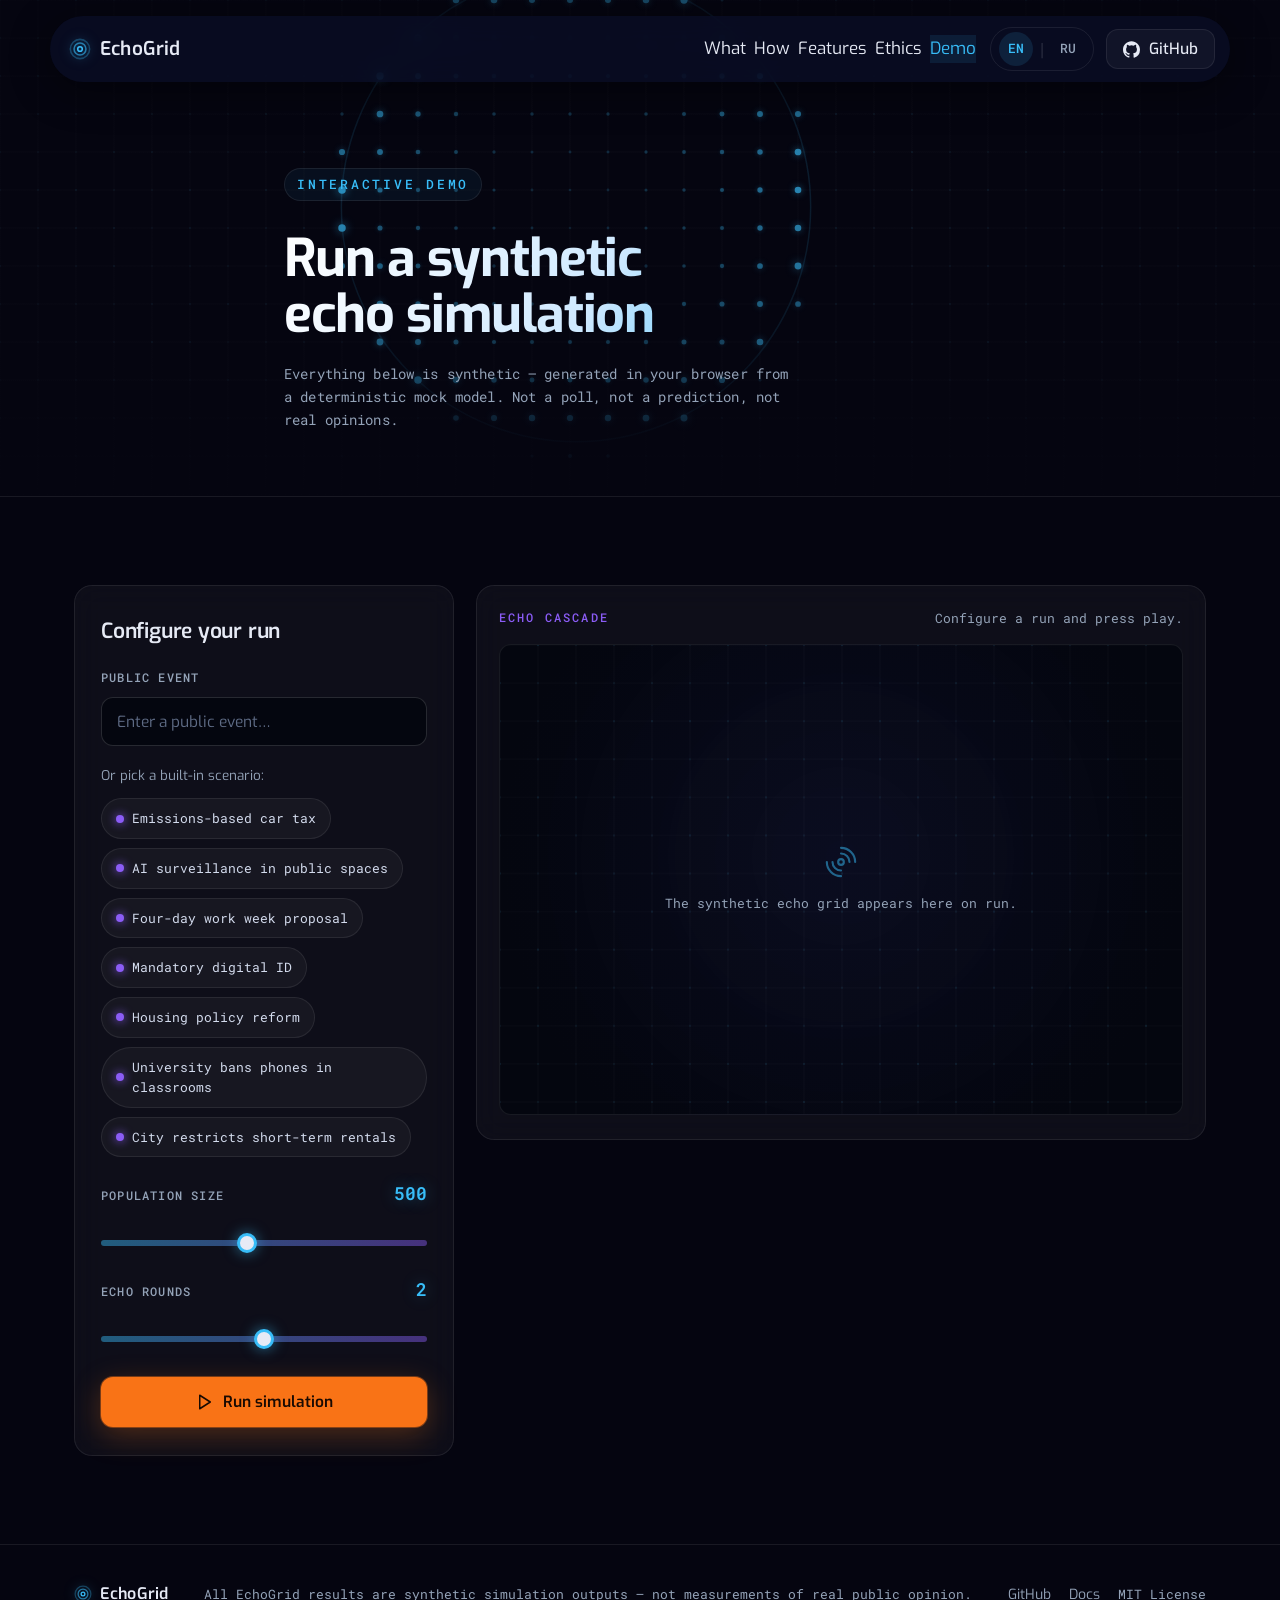
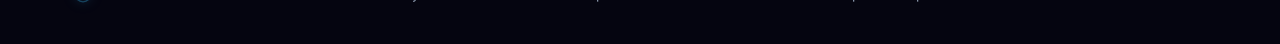
<file: site/demo.html>
<!DOCTYPE html>
<html lang="en">
<head>
  <meta charset="UTF-8" />
  <meta name="viewport" content="width=device-width, initial-scale=1.0" />
  <title>EchoGrid — Interactive Demo</title>
  <meta name="description" content="Run a synthetic echo simulation in your browser. EchoGrid's interactive demo builds a synthetic population, frames a public event, and animates an echo cascade with before/after metrics. All outputs are synthetic — not real opinions." />
  <link rel="preconnect" href="https://fonts.googleapis.com" />
  <link rel="preconnect" href="https://fonts.gstatic.com" crossorigin />
  <!-- Inherit the full landing design system FIRST, then layer demo styles. -->
  <link rel="stylesheet" href="styles.css" />
  <link rel="stylesheet" href="demo.css" />
</head>
<body>
  <a class="skip-link" href="#demo-main" data-i18n="skip">Skip to content</a>

  <!-- ============ NAVBAR (mirrors index.html exactly) ============ -->
  <header class="nav-wrap">
    <nav class="nav glass" aria-label="Primary">
      <a class="brand" href="index.html" aria-label="EchoGrid home">
        <span class="brand-mark" aria-hidden="true">
          <svg width="22" height="22" viewBox="0 0 24 24" fill="none" stroke="currentColor" stroke-width="1.7" stroke-linecap="round" stroke-linejoin="round">
            <circle cx="12" cy="12" r="2.5"></circle>
            <circle cx="12" cy="12" r="6.5" opacity="0.6"></circle>
            <circle cx="12" cy="12" r="10.5" opacity="0.3"></circle>
          </svg>
        </span>
        <span class="brand-name">EchoGrid</span>
      </a>

      <button class="nav-toggle" aria-label="Toggle navigation menu" aria-expanded="false" aria-controls="nav-links">
        <svg width="22" height="22" viewBox="0 0 24 24" fill="none" stroke="currentColor" stroke-width="1.8" stroke-linecap="round"><line x1="3" y1="6" x2="21" y2="6"/><line x1="3" y1="12" x2="21" y2="12"/><line x1="3" y1="18" x2="21" y2="18"/></svg>
      </button>

      <div class="nav-links" id="nav-links">
        <a href="index.html#what" data-i18n="nav.what">What</a>
        <a href="index.html#how" data-i18n="nav.how">How</a>
        <a href="index.html#features" data-i18n="nav.features">Features</a>
        <a href="index.html#ethics" data-i18n="nav.ethics">Ethics</a>
        <a href="demo.html" class="is-current" aria-current="page" data-i18n="nav.demo">Demo</a>

        <div class="lang-toggle" role="group" aria-label="Language">
          <button data-lang="en" class="lang-btn is-active" aria-pressed="true">EN</button>
          <span class="lang-sep" aria-hidden="true">|</span>
          <button data-lang="ru" class="lang-btn" aria-pressed="false">RU</button>
        </div>

        <a href="#" class="btn btn-ghost nav-gh" aria-label="View EchoGrid on GitHub">
          <svg width="17" height="17" viewBox="0 0 24 24" fill="currentColor" aria-hidden="true"><path d="M12 .5C5.37.5 0 5.78 0 12.29c0 5.2 3.44 9.6 8.21 11.16.6.11.82-.25.82-.56 0-.28-.01-1.02-.02-2-3.34.71-4.04-1.58-4.04-1.58-.55-1.36-1.33-1.73-1.33-1.73-1.09-.73.08-.71.08-.71 1.2.08 1.84 1.22 1.84 1.22 1.07 1.8 2.81 1.28 3.5.98.11-.76.42-1.28.76-1.58-2.67-.3-5.47-1.31-5.47-5.83 0-1.29.47-2.34 1.23-3.17-.12-.3-.53-1.51.12-3.15 0 0 1-.32 3.3 1.21a11.6 11.6 0 0 1 6 0c2.3-1.53 3.3-1.21 3.3-1.21.65 1.64.24 2.85.12 3.15.77.83 1.23 1.88 1.23 3.17 0 4.53-2.81 5.53-5.49 5.82.43.37.81 1.1.81 2.22 0 1.6-.01 2.9-.01 3.29 0 .31.21.68.83.56A12.02 12.02 0 0 0 24 12.29C24 5.78 18.63.5 12 .5z"/></svg>
          <span data-i18n="nav.github">GitHub</span>
        </a>
      </div>
    </nav>
  </header>

  <main id="demo-main">
    <!-- ============ HERO-LITE INTRO ============ -->
    <section class="demo-hero">
      <canvas id="demo-hero-canvas" aria-hidden="true"></canvas>
      <div class="hero-fallback demo-hero-fallback" aria-hidden="true"></div>
      <div class="demo-hero-veil" aria-hidden="true"></div>

      <div class="container demo-hero-inner">
        <p class="kicker" data-i18n="demo.kicker">Interactive demo</p>
        <h1 class="section-title demo-hero-title" data-i18n="demo.title">Run a synthetic echo simulation</h1>
        <p class="demo-hero-note" data-i18n="demo.disclaimer">Everything below is synthetic — generated in your browser from a deterministic mock model. Not a poll, not a prediction, not real opinions.</p>
      </div>
    </section>

    <!-- ============ CONTROL ROOM ============ -->
    <section class="section demo-section">
      <div class="container demo-grid">

        <!-- ----- Setup panel ----- -->
        <form class="glass demo-setup" id="demo-form" aria-labelledby="demo-setup-title">
          <h2 class="demo-panel-title" id="demo-setup-title" data-i18n="demo.setup.title">Configure your run</h2>

          <label class="demo-field-label" for="demo-event" data-i18n="demo.setup.eventLabel">Public event</label>
          <input
            class="demo-input"
            id="demo-event"
            name="event"
            type="text"
            autocomplete="off"
            data-i18n-placeholder="demo.setup.eventPlaceholder"
            placeholder="Enter a public event…" />

          <p class="demo-field-hint" data-i18n="demo.setup.chipsLabel">Or pick a built-in scenario:</p>
          <ul class="demo-chips" id="demo-chips" aria-label="Demo scenarios">
            <li><button type="button" class="demo-chip" data-scenario="1"><span class="chip-dot" aria-hidden="true"></span><span data-i18n="scen.1">Emissions-based car tax</span></button></li>
            <li><button type="button" class="demo-chip" data-scenario="2"><span class="chip-dot" aria-hidden="true"></span><span data-i18n="scen.2">AI surveillance in public spaces</span></button></li>
            <li><button type="button" class="demo-chip" data-scenario="3"><span class="chip-dot" aria-hidden="true"></span><span data-i18n="scen.3">Four-day work week proposal</span></button></li>
            <li><button type="button" class="demo-chip" data-scenario="4"><span class="chip-dot" aria-hidden="true"></span><span data-i18n="scen.4">Mandatory digital ID</span></button></li>
            <li><button type="button" class="demo-chip" data-scenario="5"><span class="chip-dot" aria-hidden="true"></span><span data-i18n="scen.5">Housing policy reform</span></button></li>
            <li><button type="button" class="demo-chip" data-scenario="6"><span class="chip-dot" aria-hidden="true"></span><span data-i18n="scen.6">University bans phones in classrooms</span></button></li>
            <li><button type="button" class="demo-chip" data-scenario="7"><span class="chip-dot" aria-hidden="true"></span><span data-i18n="scen.7">City restricts short-term rentals</span></button></li>
          </ul>

          <div class="demo-sliders">
            <div class="demo-slider-row">
              <div class="demo-slider-head">
                <label class="demo-field-label" for="demo-pop" data-i18n="demo.setup.popLabel">Population size</label>
                <output class="demo-slider-val" id="demo-pop-val" for="demo-pop">500</output>
              </div>
              <input class="demo-range" id="demo-pop" name="population" type="range" min="100" max="1000" step="50" value="500" />
            </div>

            <div class="demo-slider-row">
              <div class="demo-slider-head">
                <label class="demo-field-label" for="demo-rounds" data-i18n="demo.setup.roundsLabel">Echo rounds</label>
                <output class="demo-slider-val" id="demo-rounds-val" for="demo-rounds">2</output>
              </div>
              <input class="demo-range" id="demo-rounds" name="rounds" type="range" min="1" max="3" step="1" value="2" />
            </div>
          </div>

          <button class="btn btn-primary demo-run" id="demo-run" type="submit">
            <svg width="18" height="18" viewBox="0 0 24 24" fill="none" stroke="currentColor" stroke-width="2" stroke-linecap="round" stroke-linejoin="round" aria-hidden="true"><polygon points="5 3 19 12 5 21 5 3"/></svg>
            <span data-i18n="demo.setup.run">Run simulation</span>
          </button>
        </form>

        <!-- ----- Cascade canvas (centerpiece) ----- -->
        <div class="glass demo-stage">
          <div class="demo-stage-head">
            <span class="demo-stage-kicker" data-i18n="demo.stage.kicker">Echo cascade</span>
            <span class="demo-status" id="demo-status" data-i18n="demo.stage.idle">Configure a run and press play.</span>
          </div>
          <div class="demo-canvas-wrap">
            <canvas id="demo-cascade" aria-hidden="true"></canvas>
            <div class="demo-canvas-placeholder" id="demo-canvas-placeholder" aria-hidden="true">
              <svg width="34" height="34" viewBox="0 0 24 24" fill="none" stroke="currentColor" stroke-width="1.5" stroke-linecap="round" stroke-linejoin="round"><circle cx="12" cy="12" r="2"/><path d="M12 2a10 10 0 0 1 10 10M12 6a6 6 0 0 1 6 6M12 18a6 6 0 0 1-6-6M12 22A10 10 0 0 1 2 12"/></svg>
              <span data-i18n="demo.stage.placeholder">The synthetic echo grid appears here on run.</span>
            </div>
          </div>
        </div>
      </div>

      <!-- ----- Results dashboard ----- -->
      <div class="container demo-results" id="demo-results" hidden>
        <p class="demo-live" id="demo-live" role="status" aria-live="polite"></p>

        <div class="demo-results-head">
          <h2 class="demo-panel-title" data-i18n="demo.results.title">Simulation results</h2>
          <span class="demo-synthetic-tag" data-i18n="demo.results.tag">Synthetic — not real opinions</span>
        </div>
        <p class="demo-results-sub" id="demo-results-sub"></p>

        <!-- Stance distribution -->
        <div class="demo-block">
          <h3 class="demo-block-title" data-i18n="demo.results.stanceTitle">Stance distribution (after echo)</h3>
          <div class="demo-bars" id="demo-bars"></div>
        </div>

        <!-- Before / after metric cards -->
        <div class="demo-block">
          <h3 class="demo-block-title" data-i18n="demo.results.metricsTitle">Before → after metrics</h3>
          <div class="demo-metrics" id="demo-metrics"></div>
        </div>

        <!-- Representative synthetic comments -->
        <div class="demo-block">
          <h3 class="demo-block-title" data-i18n="demo.results.commentsTitle">Representative synthetic reactions</h3>
          <ul class="demo-comments" id="demo-comments"></ul>
        </div>
      </div>
    </section>
  </main>

  <!-- ============ FOOTER (mirrors index.html exactly) ============ -->
  <footer class="footer">
    <div class="container footer-inner">
      <div class="footer-brand">
        <span class="brand-mark" aria-hidden="true">
          <svg width="18" height="18" viewBox="0 0 24 24" fill="none" stroke="currentColor" stroke-width="1.7"><circle cx="12" cy="12" r="2.5"/><circle cx="12" cy="12" r="6.5" opacity="0.6"/><circle cx="12" cy="12" r="10.5" opacity="0.3"/></svg>
        </span>
        <span class="brand-name">EchoGrid</span>
      </div>
      <p class="footer-disclaimer" data-i18n="footer.disclaimer">All EchoGrid results are synthetic simulation outputs — not measurements of real public opinion.</p>
      <div class="footer-meta">
        <a href="#">GitHub</a>
        <a href="#" data-i18n="footer.docs">Docs</a>
        <span class="footer-license" data-i18n="footer.license">MIT License</span>
      </div>
    </div>
  </footer>

  <script src="demo.js" type="module"></script>
</body>
</html>
</file>
<file: site/styles.css>
/* ============================================================
   EchoGrid — promo landing styles
   Dark Mode (OLED) · cyan / violet / orange · Exo + Roboto Mono
   ============================================================ */

@import url('https://fonts.googleapis.com/css2?family=Exo:wght@300;400;500;600;700&family=Roboto+Mono:wght@400;500;600&display=swap');

:root {
  /* Surfaces */
  --bg-deep: #050510;
  --bg-midnight: #0A0E27;
  --glass: rgba(255, 255, 255, 0.04);
  --glass-strong: rgba(255, 255, 255, 0.06);
  --border: rgba(255, 255, 255, 0.08);
  --border-strong: rgba(255, 255, 255, 0.14);

  /* Accents */
  --cyan: #38BDF8;
  --violet: #8B5CF6;
  --orange: #F97316;
  --green: #34D399;
  --red: #FB7185;

  /* Text */
  --text: #E6EAF5;
  --muted: #94A3B8;

  /* Type */
  --font-head: 'Exo', system-ui, sans-serif;
  --font-mono: 'Roboto Mono', ui-monospace, monospace;

  --maxw: 1180px;
  --radius: 18px;
  --radius-sm: 12px;
}

/* ---------- Reset ---------- */
*, *::before, *::after { box-sizing: border-box; }
* { margin: 0; padding: 0; }
html { scroll-behavior: smooth; -webkit-text-size-adjust: 100%; }

body {
  font-family: var(--font-head);
  font-weight: 400;
  font-size: 17px;
  line-height: 1.65;
  color: var(--text);
  background: var(--bg-deep);
  overflow-x: hidden;
  -webkit-font-smoothing: antialiased;
  text-rendering: optimizeLegibility;
}

img, svg, canvas { display: block; max-width: 100%; }
ul { list-style: none; }
a { color: inherit; text-decoration: none; }
button { font: inherit; color: inherit; background: none; border: none; }

/* ---------- Focus & a11y ---------- */
:focus-visible {
  outline: 2px solid var(--cyan);
  outline-offset: 3px;
  border-radius: 6px;
}

.skip-link {
  position: fixed;
  top: -100px;
  left: 16px;
  z-index: 200;
  padding: 10px 16px;
  background: var(--cyan);
  color: #04121f;
  font-weight: 600;
  border-radius: 8px;
  transition: top .2s ease;
}
.skip-link:focus { top: 16px; }

/* ---------- Layout ---------- */
.container {
  width: 100%;
  max-width: var(--maxw);
  margin-inline: auto;
  padding-inline: 24px;
}

.section {
  position: relative;
  padding-block: clamp(72px, 12vw, 140px);
}

.section-head { max-width: 720px; margin-bottom: 56px; }

.kicker {
  display: inline-block;
  font-family: var(--font-mono);
  font-size: 12.5px;
  font-weight: 500;
  letter-spacing: .22em;
  text-transform: uppercase;
  color: var(--cyan);
  margin-bottom: 16px;
  padding: 5px 12px;
  border: 1px solid var(--border);
  border-radius: 999px;
  background: rgba(56, 189, 248, 0.06);
}

.section-title {
  font-family: var(--font-head);
  font-weight: 600;
  font-size: clamp(28px, 4.5vw, 44px);
  line-height: 1.12;
  letter-spacing: -0.01em;
}

.section-lead {
  margin-top: 18px;
  color: var(--muted);
  font-size: clamp(16px, 2.2vw, 19px);
  max-width: 60ch;
}

/* ---------- Glass ---------- */
.glass {
  background: var(--glass);
  border: 1px solid var(--border);
  border-radius: var(--radius);
  backdrop-filter: blur(14px);
  -webkit-backdrop-filter: blur(14px);
}

/* ---------- Buttons ---------- */
.btn {
  display: inline-flex;
  align-items: center;
  gap: 9px;
  min-height: 46px;
  padding: 0 22px;
  border-radius: 12px;
  font-weight: 500;
  font-size: 15.5px;
  cursor: pointer;
  transition: background .25s ease, box-shadow .25s ease, color .25s ease, border-color .25s ease, transform .15s ease;
  border: 1px solid transparent;
  white-space: nowrap;
}
.btn:active { transform: translateY(1px); }

.btn-primary {
  background: var(--orange);
  color: #1a0a02;
  font-weight: 600;
  box-shadow: 0 0 0 1px rgba(249,115,22,.4), 0 8px 30px rgba(249,115,22,.28);
}
.btn-primary:hover {
  background: #fb8a3c;
  box-shadow: 0 0 0 1px rgba(249,115,22,.6), 0 10px 40px rgba(249,115,22,.45);
}

.btn-secondary {
  background: rgba(56,189,248,.08);
  color: var(--text);
  border-color: rgba(56,189,248,.35);
}
.btn-secondary:hover {
  background: rgba(56,189,248,.16);
  border-color: var(--cyan);
  box-shadow: 0 0 26px rgba(56,189,248,.25);
}

.btn-ghost {
  background: var(--glass);
  color: var(--text);
  border-color: var(--border);
}
.btn-ghost:hover {
  background: var(--glass-strong);
  border-color: var(--border-strong);
}

/* ============================================================
   NAVBAR
   ============================================================ */
.nav-wrap {
  position: fixed;
  inset: 0 0 auto 0;
  z-index: 100;
  padding: 16px 16px 0;
  display: flex;
  justify-content: center;
  pointer-events: none;
}
.nav {
  pointer-events: auto;
  width: 100%;
  max-width: var(--maxw);
  display: flex;
  align-items: center;
  gap: 20px;
  padding: 10px 14px 10px 18px;
  border-radius: 999px;
  background: rgba(10, 14, 39, 0.72);
  box-shadow: 0 8px 40px rgba(0,0,0,.45);
  transition: background .3s ease, box-shadow .3s ease, border-color .3s ease;
  border: 1px solid transparent;
}
/* Subtle elevation once scrolled past the hero lip (toggled in main.js) */
.nav.is-scrolled {
  background: rgba(10, 14, 39, 0.92);
  border-color: var(--border);
  box-shadow: 0 10px 46px rgba(0,0,0,.6), 0 0 0 1px rgba(56,189,248,.06);
}

.brand { display: inline-flex; align-items: center; gap: 9px; cursor: pointer; }
.brand-mark { color: var(--cyan); display: inline-flex; filter: drop-shadow(0 0 6px rgba(56,189,248,.55)); }
.brand-name {
  font-family: var(--font-head);
  font-weight: 600;
  font-size: 19px;
  letter-spacing: .01em;
}

.nav-links {
  display: flex;
  align-items: center;
  gap: 8px;
  margin-left: auto;
}
.nav-links > a[href^="#"]:not(.btn) {
  padding: 8px 12px;
  font-size: 15px;
  color: var(--muted);
  border-radius: 10px;
  cursor: pointer;
  transition: color .2s ease, background .2s ease;
}
.nav-links > a[href^="#"]:not(.btn):hover { color: var(--text); background: var(--glass); }

.lang-toggle {
  display: inline-flex;
  align-items: center;
  gap: 4px;
  margin-inline: 6px 4px;
  padding: 4px 8px;
  border: 1px solid var(--border);
  border-radius: 999px;
  font-family: var(--font-mono);
}
.lang-btn {
  cursor: pointer;
  min-width: 34px;
  min-height: 34px;
  padding: 0 6px;
  font-size: 13px;
  font-weight: 500;
  color: var(--muted);
  border-radius: 999px;
  transition: color .2s ease, background .2s ease;
}
.lang-btn.is-active { color: var(--cyan); background: rgba(56,189,248,.12); }
.lang-btn:hover { color: var(--text); }
.lang-sep { color: var(--border-strong); }

.nav-gh { min-height: 40px; padding: 0 16px; }

.nav-toggle {
  display: none;
  margin-left: auto;
  width: 44px; height: 44px;
  align-items: center; justify-content: center;
  color: var(--text);
  cursor: pointer;
  border-radius: 12px;
  border: 1px solid var(--border);
}

/* ============================================================
   HERO
   ============================================================ */
.hero {
  position: relative;
  min-height: 100svh;
  display: flex;
  align-items: center;
  overflow: hidden;
  padding-block: 120px 80px;
}
#echo-canvas {
  position: absolute;
  inset: 0;
  width: 100%;
  height: 100%;
  z-index: 0;
}
.hero-fallback {
  position: absolute; inset: 0; z-index: 0;
  display: none;
  background:
    radial-gradient(circle at 25% 30%, rgba(56,189,248,.16), transparent 45%),
    radial-gradient(circle at 78% 65%, rgba(139,92,246,.16), transparent 50%),
    linear-gradient(180deg, transparent, rgba(5,5,16,.4)),
    repeating-linear-gradient(0deg, rgba(255,255,255,.03) 0 1px, transparent 1px 44px),
    repeating-linear-gradient(90deg, rgba(255,255,255,.03) 0 1px, transparent 1px 44px);
}
.hero-veil {
  position: absolute; inset: 0; z-index: 1;
  background:
    radial-gradient(ellipse 80% 60% at 50% 40%, transparent, rgba(5,5,16,.55) 80%),
    linear-gradient(180deg, rgba(5,5,16,.35) 0%, transparent 30%, transparent 70%, var(--bg-deep) 100%);
  pointer-events: none;
}
.hero-inner { position: relative; z-index: 2; max-width: 880px; }

.eyebrow {
  font-family: var(--font-mono);
  font-size: 13px;
  letter-spacing: .18em;
  text-transform: uppercase;
  color: var(--cyan);
  margin-bottom: 22px;
  text-shadow: 0 0 18px rgba(56,189,248,.45);
}
.hero-title {
  font-family: var(--font-head);
  font-weight: 700;
  font-size: clamp(36px, 7vw, 70px);
  line-height: 1.05;
  letter-spacing: -0.02em;
  background: linear-gradient(120deg, #fff 0%, #cfe9ff 45%, var(--cyan) 75%, var(--violet) 110%);
  -webkit-background-clip: text;
  background-clip: text;
  color: transparent;
  text-wrap: balance;
}
.hero-tagline {
  margin-top: 24px;
  font-size: clamp(16px, 2.4vw, 21px);
  color: #c3cbe0;
  max-width: 62ch;
}
.hero-cta { margin-top: 38px; display: flex; flex-wrap: wrap; gap: 14px; }
.hero-note {
  margin-top: 28px;
  font-family: var(--font-mono);
  font-size: 13px;
  color: var(--muted);
  letter-spacing: .02em;
}

.scroll-hint {
  position: absolute;
  left: 50%; bottom: 26px;
  transform: translateX(-50%);
  z-index: 2;
  display: inline-flex;
  flex-direction: column;
  align-items: center;
  gap: 4px;
  font-family: var(--font-mono);
  font-size: 11px;
  letter-spacing: .2em;
  text-transform: uppercase;
  color: var(--muted);
  cursor: pointer;
}
.scroll-hint svg { animation: bob 1.8s ease-in-out infinite; }
@keyframes bob { 0%,100% { transform: translateY(0); } 50% { transform: translateY(5px); } }

/* ============================================================
   WHAT IT IS / IS NOT
   ============================================================ */
.section::after {
  content: "";
  position: absolute;
  inset: 0;
  pointer-events: none;
  z-index: -1;
}
#what::after { background: radial-gradient(circle at 80% 20%, rgba(139,92,246,.10), transparent 55%); }
#features::after { background: radial-gradient(circle at 15% 30%, rgba(56,189,248,.09), transparent 55%); }
#ethics::after { background: radial-gradient(circle at 50% 50%, rgba(249,115,22,.07), transparent 60%); }

.contrast-grid {
  display: grid;
  grid-template-columns: repeat(2, 1fr);
  gap: 22px;
}
.panel { padding: 34px 32px; position: relative; transition: border-color .3s ease, box-shadow .3s ease; }
.panel-is:hover { border-color: rgba(52,211,153,.4); box-shadow: 0 0 40px rgba(52,211,153,.12); }
.panel-not:hover { border-color: rgba(251,113,133,.4); box-shadow: 0 0 40px rgba(251,113,133,.12); }

.panel-tag {
  display: inline-flex;
  align-items: center;
  gap: 8px;
  font-family: var(--font-mono);
  font-size: 12.5px;
  font-weight: 500;
  letter-spacing: .12em;
  text-transform: uppercase;
  padding: 6px 12px;
  border-radius: 999px;
  margin-bottom: 18px;
}
.panel-tag-is { color: var(--green); background: rgba(52,211,153,.1); border: 1px solid rgba(52,211,153,.3); }
.panel-tag-not { color: var(--red); background: rgba(251,113,133,.1); border: 1px solid rgba(251,113,133,.3); }

.panel-title { font-size: 23px; font-weight: 600; margin-bottom: 18px; }

.panel-list li {
  position: relative;
  padding-left: 26px;
  margin-bottom: 14px;
  color: #cdd5e8;
  font-size: 16px;
}
.panel-list li::before {
  content: "";
  position: absolute;
  left: 4px; top: 10px;
  width: 7px; height: 7px;
  border-radius: 2px;
  background: var(--green);
  box-shadow: 0 0 10px rgba(52,211,153,.5);
}
.panel-list-not li::before { background: var(--red); box-shadow: 0 0 10px rgba(251,113,133,.5); }

/* ============================================================
   HOW IT WORKS — pipeline
   ============================================================ */
.section-how { background: linear-gradient(180deg, transparent, rgba(10,14,39,.4), transparent); }

.pipeline {
  display: grid;
  grid-template-columns: repeat(3, 1fr);
  gap: 18px;
  counter-reset: step;
  list-style: none;
  padding-left: 0;
  margin: 0;
}
.pstep {
  position: relative;
  padding: 28px 26px;
  transition: border-color .3s ease, box-shadow .3s ease, background .3s ease, transform .2s ease;
}
.pstep.is-active {
  border-color: rgba(56,189,248,.5);
  background: rgba(56,189,248,.06);
  box-shadow: 0 0 44px rgba(56,189,248,.18);
}
.pstep-num {
  font-family: var(--font-mono);
  font-size: 13px;
  font-weight: 600;
  color: var(--violet);
  letter-spacing: .1em;
}
.pstep-icon {
  margin: 16px 0 14px;
  width: 48px; height: 48px;
  display: flex; align-items: center; justify-content: center;
  border-radius: 14px;
  color: var(--cyan);
  background: rgba(56,189,248,.08);
  border: 1px solid rgba(56,189,248,.2);
  transition: transform .35s ease, box-shadow .35s ease;
}
.pstep.is-active .pstep-icon { box-shadow: 0 0 24px rgba(56,189,248,.4); }
.pstep-title { font-size: 18.5px; font-weight: 600; margin-bottom: 8px; }
.pstep-desc { color: var(--muted); font-size: 15px; }

/* connectors */
.pstep::after {
  content: "";
  position: absolute;
  right: -13px; top: 50%;
  width: 18px; height: 1px;
  background: var(--border-strong);
  z-index: 1;
}
.pstep:nth-child(3n)::after,
.pstep:last-child::after { display: none; }

/* ============================================================
   FEATURES — stats + bento
   ============================================================ */
.stats {
  display: grid;
  grid-template-columns: repeat(4, 1fr);
  gap: 18px;
  margin-bottom: 48px;
}
.stat {
  text-align: center;
  padding: 26px 14px;
  border: 1px solid var(--border);
  border-radius: var(--radius-sm);
  background: var(--glass);
}
.stat-num {
  display: block;
  font-family: var(--font-mono);
  font-weight: 600;
  font-size: clamp(30px, 5vw, 44px);
  line-height: 1;
  color: var(--cyan);
  text-shadow: 0 0 22px rgba(56,189,248,.35);
}
.stat-label {
  display: block;
  margin-top: 10px;
  font-family: var(--font-mono);
  font-size: 12.5px;
  letter-spacing: .06em;
  text-transform: uppercase;
  color: var(--muted);
}

.bento {
  display: grid;
  grid-template-columns: repeat(3, 1fr);
  gap: 20px;
}
.card {
  padding: 30px 28px;
  cursor: pointer;
  transition: border-color .3s ease, box-shadow .3s ease, background .3s ease, transform .2s ease;
}
.card:hover {
  border-color: rgba(56,189,248,.35);
  background: var(--glass-strong);
  box-shadow: 0 0 40px rgba(56,189,248,.12), 0 12px 32px rgba(0,0,0,.35);
  transform: translateY(-3px);
}
.card-icon {
  width: 52px; height: 52px;
  display: flex; align-items: center; justify-content: center;
  border-radius: 14px;
  margin-bottom: 20px;
  color: var(--cyan);
  background: linear-gradient(135deg, rgba(56,189,248,.14), rgba(139,92,246,.12));
  border: 1px solid var(--border);
  transition: transform .25s ease, box-shadow .25s ease;
}
.card-title { font-size: 19px; font-weight: 600; margin-bottom: 10px; }
.card-desc { color: var(--muted); font-size: 15.5px; }

/* ============================================================
   DEMO SCENARIOS
   ============================================================ */
.chips {
  display: flex;
  flex-wrap: wrap;
  gap: 14px;
}
.chip {
  display: inline-flex;
  align-items: center;
  gap: 10px;
  padding: 12px 18px;
  font-family: var(--font-mono);
  font-size: 14.5px;
  color: #d3dbed;
  background: var(--glass);
  border: 1px solid var(--border);
  border-radius: 999px;
  transition: border-color .25s ease, color .25s ease, box-shadow .25s ease, transform .18s ease;
  cursor: pointer;
}
.chip:hover {
  border-color: rgba(139,92,246,.5);
  color: #fff;
  box-shadow: 0 0 26px rgba(139,92,246,.2), 0 6px 18px rgba(0,0,0,.25);
  transform: translateY(-2px);
}
.chip-dot {
  width: 8px; height: 8px; border-radius: 50%;
  background: var(--violet);
  box-shadow: 0 0 10px var(--violet);
  flex: none;
}

/* ============================================================
   ETHICS
   ============================================================ */
.ethics {
  position: relative;
  padding: clamp(34px, 6vw, 60px);
  overflow: hidden;
  border-color: rgba(249,115,22,.22);
}
.ethics-glow {
  position: absolute; inset: 0;
  background: radial-gradient(circle at 50% 0%, rgba(249,115,22,.14), transparent 60%);
  pointer-events: none;
}
.ethics-head { margin-bottom: 40px; position: relative; }
.ethics-cols {
  position: relative;
  display: grid;
  grid-template-columns: repeat(2, 1fr);
  gap: 22px;
}
.ethics-col {
  padding: 26px 24px;
  border-radius: var(--radius-sm);
  border: 1px solid var(--border);
}
.ethics-allow { background: rgba(52,211,153,.05); border-color: rgba(52,211,153,.22); }
.ethics-deny { background: rgba(251,113,133,.05); border-color: rgba(251,113,133,.22); }
.ethics-col-title {
  display: flex; align-items: center; gap: 9px;
  font-size: 17px; font-weight: 600;
  margin-bottom: 18px;
  font-family: var(--font-mono);
  letter-spacing: .04em;
  text-transform: uppercase;
}
.ethics-allow .ethics-col-title { color: var(--green); }
.ethics-deny .ethics-col-title { color: var(--red); }
.ethics-list li {
  position: relative;
  padding-left: 22px;
  margin-bottom: 12px;
  color: #cdd5e8;
  font-size: 16px;
}
.ethics-list li::before {
  content: "+";
  position: absolute; left: 2px; top: 0;
  font-family: var(--font-mono); font-weight: 600;
  color: var(--green);
}
.ethics-list-deny li::before { content: "\00d7"; color: var(--red); }

/* ============================================================
   RUN / FOOTER CTA
   ============================================================ */
.section-run { padding-bottom: clamp(80px, 10vw, 120px); }
.run-card {
  position: relative;
  text-align: center;
  padding: clamp(40px, 7vw, 70px);
  overflow: hidden;
  background:
    radial-gradient(circle at 50% 0%, rgba(56,189,248,.10), transparent 55%),
    var(--glass);
}
.run-card .kicker { margin-inline: auto; }
.run-card .section-lead { margin-inline: auto; }

.code-block {
  position: relative;
  display: flex;
  align-items: center;
  gap: 14px;
  max-width: 480px;
  margin: 30px auto 0;
  padding: 16px 16px 16px 18px;
  background: #04060f;
  border: 1px solid var(--border-strong);
  border-radius: var(--radius-sm);
  text-align: left;
}
.code-dots { display: flex; gap: 6px; flex: none; }
.code-dots span { width: 11px; height: 11px; border-radius: 50%; background: var(--border-strong); }
.code-dots span:nth-child(1) { background: #ff5f56; }
.code-dots span:nth-child(2) { background: #ffbd2e; }
.code-dots span:nth-child(3) { background: #27c93f; }
.code-block pre { flex: 1; overflow-x: auto; }
.code-block code { font-family: var(--font-mono); font-size: 15px; color: var(--cyan); }
.code-prompt { color: var(--muted); margin-right: 8px; user-select: none; }
.code-copy {
  flex: none;
  display: inline-flex;
  align-items: center;
  gap: 6px;
  min-height: 36px;
  padding: 0 12px;
  font-family: var(--font-mono);
  font-size: 12.5px;
  color: var(--muted);
  border: 1px solid var(--border);
  border-radius: 8px;
  cursor: pointer;
  transition: color .2s ease, border-color .2s ease, background .2s ease;
}
.code-copy:hover { color: var(--text); border-color: var(--border-strong); background: var(--glass); }
.code-copy.is-done { color: var(--green); border-color: rgba(52,211,153,.4); }

.run-cta { margin-top: 32px; display: flex; flex-wrap: wrap; gap: 14px; justify-content: center; }

.footer {
  border-top: 1px solid var(--border);
  padding-block: 36px;
}
.footer-inner {
  display: flex;
  flex-wrap: wrap;
  align-items: center;
  gap: 18px 28px;
  justify-content: space-between;
}
.footer-brand { display: inline-flex; align-items: center; gap: 8px; }
.footer-brand .brand-name { font-size: 16px; }
.footer-brand .brand-mark { color: var(--cyan); }
.footer-disclaimer {
  flex: 1 1 320px;
  font-family: var(--font-mono);
  font-size: 12.5px;
  color: var(--muted);
  text-align: center;
}
.footer-meta { display: inline-flex; align-items: center; gap: 18px; font-size: 14px; }
.footer-meta a { color: var(--muted); cursor: pointer; transition: color .2s ease; }
.footer-meta a:hover { color: var(--cyan); }
.footer-license { font-family: var(--font-mono); font-size: 12.5px; color: var(--muted); }

/* ============================================================
   SCROLL REVEAL (CSS default = visible; never stays hidden)
   ============================================================ */
/* Content is visible by default. When Motion loads, main.js hides each
   reveal element *inline* only in the instant before it animates it in,
   and commits opacity:1 / transform:none on completion (with a watchdog).
   So any failure path — CDN down, API mismatch, no JS — leaves content
   fully visible. There is intentionally no global hide rule here. */
.reveal { opacity: 1; }

/* ============================================================
   PRO-MAX MICRO-INTERACTIONS
   ============================================================ */

/* Bento card icon: subtle rise on parent hover */
.card:hover .card-icon {
  transform: translateY(-2px);
  box-shadow: 0 0 22px rgba(56,189,248,.3);
}

/* Pipeline steps: micro-lift on hover */
.pstep:hover {
  border-color: rgba(56,189,248,.3);
  background: rgba(56,189,248,.04);
  transform: translateY(-2px);
  box-shadow: 0 8px 28px rgba(0,0,0,.3);
}

/* Scenario chips (landing): lift */
.chip:hover {
  transform: translateY(-2px);
  box-shadow: 0 0 26px rgba(139,92,246,.2), 0 6px 18px rgba(0,0,0,.25);
}
.chip:active { transform: translateY(0px); }

/* Run card: subtle glow pulse on hover */
.run-card {
  transition: border-color .3s ease, box-shadow .3s ease;
}
.run-card:hover {
  border-color: rgba(56,189,248,.2);
  box-shadow: 0 0 60px rgba(56,189,248,.1);
}

/* Ethics columns: hover border lift */
.ethics-col {
  transition: border-color .25s ease, box-shadow .25s ease, transform .2s ease;
}
.ethics-allow:hover {
  border-color: rgba(52,211,153,.4);
  box-shadow: 0 0 30px rgba(52,211,153,.1);
  transform: translateY(-1px);
}
.ethics-deny:hover {
  border-color: rgba(251,113,133,.4);
  box-shadow: 0 0 30px rgba(251,113,133,.1);
  transform: translateY(-1px);
}

/* Hero canvas wrapper: scroll-driven parallax handled in JS (initHeroParallax).
   Add will-change so the browser composites the layer cheaply. */
.hero-inner {
  will-change: opacity, transform;
  transition: opacity .1s linear;
}

/* Stat tiles: hover glow */
.stat {
  cursor: default;
  transition: border-color .25s ease, box-shadow .25s ease, transform .2s ease, background .25s ease;
}
.stat:hover {
  border-color: rgba(56,189,248,.3);
  box-shadow: 0 0 30px rgba(56,189,248,.1);
  background: var(--glass-strong);
  transform: translateY(-2px);
}
.stat:hover .stat-num {
  text-shadow: 0 0 32px rgba(56,189,248,.6);
}

/* ============================================================
   RESPONSIVE
   ============================================================ */
@media (max-width: 1024px) {
  .bento { grid-template-columns: repeat(2, 1fr); }
  .pipeline { grid-template-columns: repeat(2, 1fr); }
  .pstep:nth-child(3n)::after { display: block; }
  .pstep:nth-child(2n)::after,
  .pstep:last-child::after { display: none; }
  .stats { grid-template-columns: repeat(2, 1fr); }
}

@media (max-width: 860px) {
  .nav-toggle { display: inline-flex; }
  .nav-links {
    position: absolute;
    top: calc(100% + 10px);
    left: 0; right: 0;
    flex-direction: column;
    align-items: stretch;
    gap: 6px;
    padding: 14px;
    margin: 0;
    border-radius: 20px;
    background: rgba(10, 14, 39, 0.96);
    border: 1px solid var(--border);
    box-shadow: 0 16px 50px rgba(0,0,0,.5);
    backdrop-filter: blur(18px);
    -webkit-backdrop-filter: blur(18px);
    display: none;
  }
  .nav-links.is-open { display: flex; }
  .nav-links > a[href^="#"]:not(.btn) { padding: 12px 14px; font-size: 16px; }
  .lang-toggle { align-self: flex-start; }
  .nav-gh { justify-content: center; }
}

@media (max-width: 720px) {
  body { font-size: 16px; }
  .contrast-grid { grid-template-columns: 1fr; }
  .ethics-cols { grid-template-columns: 1fr; }
  .footer-inner { flex-direction: column; text-align: center; }
}

@media (max-width: 560px) {
  .container { padding-inline: 18px; }
  .bento { grid-template-columns: 1fr; }
  .pipeline { grid-template-columns: 1fr; }
  .pstep::after { display: none !important; }
  .stats { grid-template-columns: 1fr 1fr; }
  .hero-cta .btn { flex: 1 1 auto; justify-content: center; }
  .code-block { flex-wrap: wrap; }
}

/* ============================================================
   REDUCED MOTION
   ============================================================ */
@media (prefers-reduced-motion: reduce) {
  html { scroll-behavior: auto; }
  *, *::before, *::after {
    animation-duration: .001ms !important;
    animation-iteration-count: 1 !important;
    transition-duration: .001ms !important;
  }
  #echo-canvas { display: none; }
  .hero-fallback { display: block; }
  .scroll-hint svg { animation: none; }
  /* Force every reveal to full visibility — covers both CSS-class and inline
     opacity that might have been set before the JS guard ran. */
  .reveal { opacity: 1 !important; transform: none !important; }
  /* Remove hover transforms to avoid motion for interactive elements */
  .card:hover,
  .pstep:hover,
  .chip:hover,
  .chip:active,
  .stat:hover,
  .ethics-allow:hover,
  .ethics-deny:hover { transform: none !important; }
  /* Keep hero-inner static */
  .hero-inner { opacity: 1 !important; transform: none !important; will-change: auto !important; }
}
</file>
<file: site/demo.css>
/* ============================================================
   EchoGrid — interactive demo styles
   Layered ON TOP of styles.css (linked first). Reuses every
   :root token, .glass, .btn*, .kicker, .container, navbar +
   footer classes from the landing. Only demo-specific pieces
   live here, all namespaced with a `demo-` prefix.
   ============================================================ */

/* ---------- Active nav link (Demo page) ---------- */
.nav-links > a.is-current[href]:not(.btn) {
  color: var(--cyan);
  background: rgba(56, 189, 248, 0.10);
}

/* ============================================================
   HERO-LITE INTRO
   ============================================================ */
.demo-hero {
  position: relative;
  overflow: hidden;
  padding-block: clamp(110px, 16vw, 168px) clamp(40px, 6vw, 64px);
  border-bottom: 1px solid var(--border);
}
#demo-hero-canvas {
  position: absolute;
  inset: 0;
  width: 100%;
  height: 100%;
  z-index: 0;
}
/* Subtle grid-motif fallback (reuses landing .hero-fallback gradient stack,
   shown when canvas is disabled by reduced-motion). */
.demo-hero-fallback {
  display: none;
  opacity: 0.7;
}
.demo-hero-veil {
  position: absolute;
  inset: 0;
  z-index: 1;
  pointer-events: none;
  background:
    radial-gradient(ellipse 90% 70% at 50% 30%, transparent, rgba(5, 5, 16, 0.6) 85%),
    linear-gradient(180deg, rgba(5, 5, 16, 0.35) 0%, transparent 40%, transparent 70%, var(--bg-deep) 100%);
}
.demo-hero-inner {
  position: relative;
  z-index: 2;
  max-width: 760px;
}
.demo-hero-title {
  margin-top: 14px;
  font-weight: 700;
  font-size: clamp(30px, 5.5vw, 52px);
  line-height: 1.08;
  letter-spacing: -0.02em;
  background: linear-gradient(120deg, #fff 0%, #cfe9ff 45%, var(--cyan) 78%, var(--violet) 112%);
  -webkit-background-clip: text;
  background-clip: text;
  color: transparent;
  text-wrap: balance;
}
.demo-hero-note {
  margin-top: 20px;
  max-width: 64ch;
  font-family: var(--font-mono);
  font-size: 13.5px;
  line-height: 1.7;
  color: var(--muted);
  letter-spacing: 0.01em;
}

/* ============================================================
   CONTROL-ROOM LAYOUT
   ============================================================ */
.demo-section { padding-block: clamp(48px, 8vw, 88px); }
.demo-grid {
  display: grid;
  grid-template-columns: minmax(0, 380px) minmax(0, 1fr);
  gap: 22px;
  align-items: start;
}

.demo-panel-title {
  font-family: var(--font-head);
  font-weight: 600;
  font-size: 21px;
  letter-spacing: -0.01em;
  margin-bottom: 20px;
}

/* ---------- Setup panel ---------- */
.demo-setup { padding: 28px 26px; }

.demo-field-label {
  display: block;
  font-family: var(--font-mono);
  font-size: 12px;
  font-weight: 500;
  letter-spacing: 0.1em;
  text-transform: uppercase;
  color: var(--muted);
  margin-bottom: 9px;
}

.demo-input {
  width: 100%;
  padding: 13px 15px;
  font-family: var(--font-head);
  font-size: 15.5px;
  color: var(--text);
  background: #04060f;
  border: 1px solid var(--border-strong);
  border-radius: var(--radius-sm);
  transition: border-color 0.2s ease, box-shadow 0.2s ease;
}
.demo-input::placeholder { color: #5f6c86; }
.demo-input:focus {
  outline: none;
  border-color: var(--cyan);
  box-shadow: 0 0 0 1px rgba(56, 189, 248, 0.4), 0 0 24px rgba(56, 189, 248, 0.15);
}

.demo-field-hint {
  margin: 18px 0 12px;
  font-size: 13.5px;
  color: var(--muted);
}

/* ---------- Scenario chips (mono pill, like landing .chip) ---------- */
.demo-chips {
  display: flex;
  flex-wrap: wrap;
  gap: 9px;
  margin-bottom: 22px;
}
.demo-chip {
  display: inline-flex;
  align-items: center;
  gap: 8px;
  padding: 9px 14px;
  font-family: var(--font-mono);
  font-size: 12.5px;
  color: #d3dbed;
  background: var(--glass);
  border: 1px solid var(--border);
  border-radius: 999px;
  cursor: pointer;
  text-align: left;
  transition: border-color 0.22s ease, color 0.22s ease, box-shadow 0.22s ease, background 0.22s ease, transform 0.15s ease;
}
.demo-chip:hover {
  border-color: rgba(139, 92, 246, 0.5);
  color: #fff;
  box-shadow: 0 0 22px rgba(139, 92, 246, 0.18);
  transform: translateY(-2px);
}
.demo-chip:active { transform: translateY(0px); }
.demo-chip.is-selected {
  border-color: rgba(56, 189, 248, 0.55);
  color: #fff;
  background: rgba(56, 189, 248, 0.10);
  box-shadow: 0 0 22px rgba(56, 189, 248, 0.18);
}
.demo-chip.is-selected .chip-dot { background: var(--cyan); box-shadow: 0 0 10px var(--cyan); }

/* ---------- Sliders ---------- */
.demo-sliders { display: grid; gap: 20px; margin-bottom: 26px; }
.demo-slider-head {
  display: flex;
  align-items: baseline;
  justify-content: space-between;
  margin-bottom: 12px;
}
.demo-slider-val {
  font-family: var(--font-mono);
  font-weight: 600;
  font-size: 18px;
  color: var(--cyan);
  text-shadow: 0 0 16px rgba(56, 189, 248, 0.35);
}
.demo-range {
  -webkit-appearance: none;
  appearance: none;
  width: 100%;
  height: 6px;
  border-radius: 999px;
  background: linear-gradient(90deg, rgba(56, 189, 248, 0.45), rgba(139, 92, 246, 0.45));
  outline-offset: 4px;
  cursor: pointer;
}
.demo-range::-webkit-slider-thumb {
  -webkit-appearance: none;
  appearance: none;
  width: 20px;
  height: 20px;
  border-radius: 50%;
  background: var(--text);
  border: 3px solid var(--cyan);
  box-shadow: 0 0 14px rgba(56, 189, 248, 0.55);
  transition: transform 0.15s ease, box-shadow 0.2s ease;
}
.demo-range::-webkit-slider-thumb:hover { transform: scale(1.1); }
.demo-range::-moz-range-thumb {
  width: 20px;
  height: 20px;
  border-radius: 50%;
  background: var(--text);
  border: 3px solid var(--cyan);
  box-shadow: 0 0 14px rgba(56, 189, 248, 0.55);
}

.demo-run { width: 100%; justify-content: center; min-height: 50px; }
.demo-run[disabled] { opacity: 0.55; cursor: progress; }

/* ============================================================
   CASCADE STAGE (canvas centerpiece)
   ============================================================ */
.demo-stage {
  padding: 22px 22px 24px;
  display: flex;
  flex-direction: column;
}
.demo-stage-head {
  display: flex;
  align-items: center;
  justify-content: space-between;
  gap: 14px;
  margin-bottom: 16px;
  flex-wrap: wrap;
}
.demo-stage-kicker {
  font-family: var(--font-mono);
  font-size: 12px;
  font-weight: 500;
  letter-spacing: 0.18em;
  text-transform: uppercase;
  color: var(--violet);
}
.demo-status {
  font-family: var(--font-mono);
  font-size: 12.5px;
  color: var(--muted);
  text-align: right;
}
.demo-canvas-wrap {
  position: relative;
  width: 100%;
  aspect-ratio: 16 / 11;
  border-radius: var(--radius-sm);
  overflow: hidden;
  background:
    radial-gradient(circle at 50% 45%, rgba(10, 14, 39, 0.6), #04060f 80%);
  border: 1px solid var(--border);
}
#demo-cascade {
  position: absolute;
  inset: 0;
  width: 100%;
  height: 100%;
}
.demo-canvas-placeholder {
  position: absolute;
  inset: 0;
  display: flex;
  flex-direction: column;
  align-items: center;
  justify-content: center;
  gap: 14px;
  padding: 24px;
  text-align: center;
  color: var(--muted);
  font-family: var(--font-mono);
  font-size: 13px;
  transition: opacity 0.4s ease;
}
.demo-canvas-placeholder svg { color: rgba(56, 189, 248, 0.5); }
.demo-canvas-wrap.is-active .demo-canvas-placeholder { opacity: 0; pointer-events: none; }

/* ============================================================
   RESULTS DASHBOARD
   ============================================================ */
.demo-results { margin-top: 30px; }
.demo-live {
  position: absolute;
  width: 1px; height: 1px;
  overflow: hidden;
  clip: rect(0 0 0 0);
  white-space: nowrap;
}
.demo-results-head {
  display: flex;
  align-items: center;
  justify-content: space-between;
  gap: 16px;
  flex-wrap: wrap;
  margin-bottom: 6px;
}
.demo-results-head .demo-panel-title { margin-bottom: 0; }
.demo-synthetic-tag {
  font-family: var(--font-mono);
  font-size: 11.5px;
  font-weight: 500;
  letter-spacing: 0.08em;
  text-transform: uppercase;
  color: var(--orange);
  padding: 6px 12px;
  border: 1px solid rgba(249, 115, 22, 0.3);
  border-radius: 999px;
  background: rgba(249, 115, 22, 0.07);
}
.demo-results-sub {
  font-family: var(--font-mono);
  font-size: 13px;
  color: var(--muted);
  margin-bottom: 34px;
}

.demo-block { margin-bottom: 40px; }
.demo-block-title {
  font-family: var(--font-mono);
  font-size: 12.5px;
  font-weight: 500;
  letter-spacing: 0.14em;
  text-transform: uppercase;
  color: var(--cyan);
  margin-bottom: 20px;
}

/* ---------- Stance bars ---------- */
.demo-bars { display: grid; gap: 14px; }
.demo-bar-row {
  display: grid;
  grid-template-columns: minmax(120px, 180px) 1fr auto;
  align-items: center;
  gap: 16px;
  /* Start hidden for staggered reveal */
  opacity: 0;
  transform: translateX(-8px);
  transition: opacity 0.25s ease, transform 0.25s ease;
}
.demo-bar-row.is-visible {
  opacity: 1;
  transform: translateX(0);
}
.demo-bar-label {
  font-size: 14.5px;
  color: #cdd5e8;
}
.demo-bar-track {
  position: relative;
  height: 22px;
  border-radius: 999px;
  background: rgba(255, 255, 255, 0.05);
  border: 1px solid var(--border);
  overflow: hidden;
}
.demo-bar-fill {
  position: absolute;
  inset: 0 auto 0 0;
  width: 0;
  border-radius: 999px;
  transition: width 0.9s cubic-bezier(0.22, 1, 0.36, 1);
}
.demo-bar-row[data-stance="ss"] .demo-bar-fill { background: linear-gradient(90deg, #2dd4a7, var(--green)); }
.demo-bar-row[data-stance="s"]  .demo-bar-fill { background: linear-gradient(90deg, rgba(52, 211, 153, 0.55), rgba(56, 189, 248, 0.75)); }
.demo-bar-row[data-stance="n"]  .demo-bar-fill { background: linear-gradient(90deg, rgba(148, 163, 184, 0.45), rgba(148, 163, 184, 0.75)); }
.demo-bar-row[data-stance="o"]  .demo-bar-fill { background: linear-gradient(90deg, rgba(249, 115, 22, 0.6), rgba(251, 113, 133, 0.7)); }
.demo-bar-row[data-stance="so"] .demo-bar-fill { background: linear-gradient(90deg, #f4607a, var(--red)); }
.demo-bar-count {
  font-family: var(--font-mono);
  font-size: 14px;
  font-weight: 600;
  color: var(--text);
  min-width: 84px;
  text-align: right;
}
.demo-bar-pct { color: var(--muted); font-weight: 400; }

/* ---------- Metric cards (before -> after) ---------- */
.demo-metrics {
  display: grid;
  grid-template-columns: repeat(auto-fit, minmax(180px, 1fr));
  gap: 16px;
}
.demo-metric {
  padding: 20px 20px 18px;
  border: 1px solid var(--border);
  border-radius: var(--radius-sm);
  background: var(--glass);
  cursor: default;
  /* Start hidden for staggered cascade reveal; becomes visible via .is-visible */
  opacity: 0;
  transform: translateY(14px);
  transition: border-color 0.25s ease, box-shadow 0.25s ease, transform 0.25s ease,
              opacity 0.28s ease;
}
.demo-metric.is-visible {
  opacity: 1;
  transform: translateY(0);
}
.demo-metric:hover {
  border-color: rgba(56, 189, 248, 0.35);
  background: var(--glass-strong);
  box-shadow: 0 0 30px rgba(56, 189, 248, 0.12), 0 8px 24px rgba(0, 0, 0, 0.3);
  transform: translateY(-2px);
}
.demo-metric-name {
  font-family: var(--font-mono);
  font-size: 11.5px;
  font-weight: 500;
  letter-spacing: 0.12em;
  text-transform: uppercase;
  color: var(--muted);
  margin-bottom: 14px;
}
.demo-metric-row {
  display: flex;
  align-items: baseline;
  gap: 10px;
}
.demo-metric-before {
  font-family: var(--font-mono);
  font-size: 16px;
  color: var(--muted);
}
.demo-metric-arrow { color: var(--muted); font-size: 14px; }
.demo-metric-after {
  font-family: var(--font-mono);
  font-weight: 600;
  font-size: 28px;
  line-height: 1;
  color: var(--cyan);
  text-shadow: 0 0 18px rgba(56, 189, 248, 0.3);
}
.demo-metric-delta {
  display: inline-flex;
  align-items: center;
  gap: 4px;
  margin-top: 12px;
  font-family: var(--font-mono);
  font-size: 13px;
  font-weight: 600;
}
.demo-metric-delta.is-up   { color: var(--green); }
.demo-metric-delta.is-down { color: var(--red); }
.demo-metric-delta.is-flat { color: var(--muted); }

/* ---------- Synthetic comments ---------- */
.demo-comments { display: grid; gap: 14px; }
.demo-comment {
  position: relative;
  padding: 18px 20px;
  border: 1px solid var(--border);
  border-radius: var(--radius-sm);
  background: var(--glass);
  /* Start hidden for staggered reveal */
  opacity: 0;
  transform: translateY(10px);
  transition: opacity 0.25s ease, transform 0.25s ease, border-color 0.25s ease, box-shadow 0.25s ease;
}
.demo-comment.is-visible {
  opacity: 1;
  transform: translateY(0);
}
.demo-comment:hover {
  border-color: var(--border-strong);
  box-shadow: 0 0 20px rgba(56, 189, 248, 0.07);
}
.demo-comment-head {
  display: flex;
  align-items: center;
  gap: 10px;
  margin-bottom: 10px;
  flex-wrap: wrap;
}
.demo-comment-avatar {
  width: 30px; height: 30px;
  flex: none;
  border-radius: 50%;
  display: flex;
  align-items: center;
  justify-content: center;
  font-family: var(--font-mono);
  font-size: 12px;
  font-weight: 600;
  color: #04121f;
  background: linear-gradient(135deg, var(--cyan), var(--violet));
}
.demo-comment-meta {
  font-family: var(--font-mono);
  font-size: 12px;
  color: var(--muted);
  letter-spacing: 0.04em;
}
.demo-comment-stance {
  font-family: var(--font-mono);
  font-size: 11px;
  font-weight: 500;
  letter-spacing: 0.06em;
  text-transform: uppercase;
  padding: 3px 9px;
  border-radius: 999px;
  border: 1px solid var(--border);
}
.demo-comment-stance.is-support { color: var(--green); border-color: rgba(52, 211, 153, 0.3); }
.demo-comment-stance.is-neutral { color: var(--muted); }
.demo-comment-stance.is-oppose  { color: var(--red); border-color: rgba(251, 113, 133, 0.3); }
.demo-comment-body { color: #cdd5e8; font-size: 15px; line-height: 1.6; }

/* ============================================================
   RESPONSIVE
   ============================================================ */
@media (max-width: 920px) {
  .demo-grid { grid-template-columns: 1fr; }
  .demo-canvas-wrap { aspect-ratio: 16 / 10; }
}
@media (max-width: 560px) {
  .demo-setup { padding: 22px 18px; }
  .demo-stage { padding: 18px 16px 20px; }
  .demo-bar-row {
    grid-template-columns: 1fr auto;
    gap: 8px 12px;
  }
  .demo-bar-label { grid-column: 1 / -1; }
  .demo-bar-track { grid-column: 1; }
  .demo-bar-count { grid-column: 2; }
  .demo-status { text-align: left; flex-basis: 100%; }
}

/* ============================================================
   REDUCED MOTION
   ============================================================ */
@media (prefers-reduced-motion: reduce) {
  #demo-hero-canvas { display: none; }
  .demo-hero-fallback { display: block; }
  .demo-bar-fill { transition: none !important; }
  /* Force all cascade-reveal elements visible regardless of JS timing */
  .demo-metric,
  .demo-bar-row,
  .demo-comment {
    opacity: 1 !important;
    transform: none !important;
    transition: none !important;
  }
  /* No hover transforms */
  .demo-metric:hover,
  .demo-chip:hover,
  .demo-chip:active { transform: none !important; }
}
</file>
